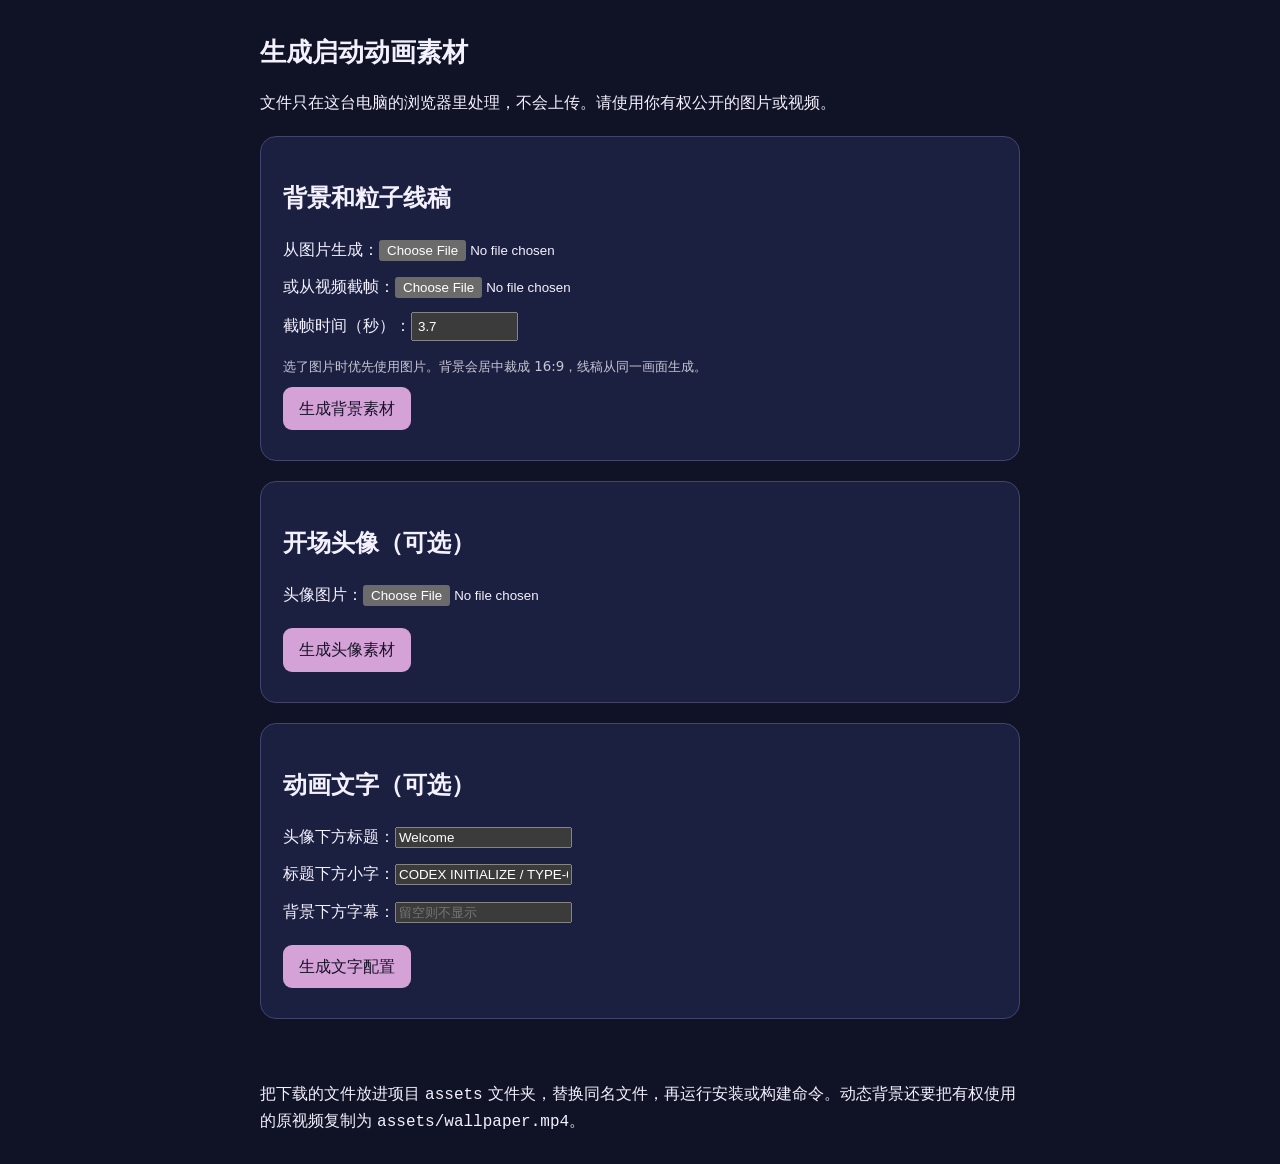
<file: tools/export-wallpaper-assets.html>
<!doctype html>
<html lang="zh-CN">
<head>
  <meta charset="utf-8">
  <meta name="viewport" content="width=device-width,initial-scale=1">
  <title>生成启动动画素材</title>
  <style>
    :root{color-scheme:dark;font:16px/1.6 system-ui,"Microsoft YaHei",sans-serif}
    body{max-width:760px;margin:32px auto;padding:0 20px;background:#101326;color:#f4f1ff}
    h1{font-size:1.6rem}section{background:#1c2040;border:1px solid #44436b;border-radius:16px;padding:22px;margin:20px 0}
    label{display:block;margin:12px 0}input{max-width:100%}input[type=number]{width:7em;padding:5px}
    button,a.download{display:inline-block;padding:9px 16px;border:0;border-radius:9px;background:#d5a2d8;color:#171427;font:inherit;text-decoration:none;cursor:pointer;margin:8px 8px 8px 0}
    a.download[hidden]{display:none}small{color:#c7c5d5}#status{min-height:1.6em}
  </style>
</head>
<body>
  <h1>生成启动动画素材</h1>
  <p>文件只在这台电脑的浏览器里处理，不会上传。请使用你有权公开的图片或视频。</p>
  <section>
    <h2>背景和粒子线稿</h2>
    <label>从图片生成：<input id="picture" type="file" accept="image/png,image/jpeg,image/webp"></label>
    <label>或从视频截帧：<input id="video" type="file" accept="video/mp4,video/webm,video/ogg"></label>
    <label>截帧时间（秒）：<input id="second" type="number" min="0" step="0.1" value="3.7"></label>
    <small>选了图片时优先使用图片。背景会居中裁成 16:9，线稿从同一画面生成。</small><br>
    <button id="make-background" type="button">生成背景素材</button><br>
    <a id="background-link" class="download" hidden>下载 artwork.jpg</a>
    <a id="contours-link" class="download" hidden>下载 contours.js</a>
  </section>
  <section>
    <h2>开场头像（可选）</h2>
    <label>头像图片：<input id="avatar" type="file" accept="image/png,image/jpeg,image/webp"></label>
    <button id="make-avatar" type="button">生成头像素材</button><br>
    <a id="avatar-link" class="download" hidden>下载 avatar.jpg</a>
  </section>
  <section>
    <h2>动画文字（可选）</h2>
    <label>头像下方标题：<input id="intro-title" type="text" maxlength="16" value="Welcome"></label>
    <label>标题下方小字：<input id="intro-caption" type="text" maxlength="48" value="CODEX INITIALIZE / TYPE-0"></label>
    <label>背景下方字幕：<input id="artwork-subtitle" type="text" maxlength="60" placeholder="留空则不显示"></label>
    <button id="make-text" type="button">生成文字配置</button><br>
    <a id="text-link" class="download" hidden>下载 config.js</a>
  </section>
  <p id="status" role="status" aria-live="polite"></p>
  <p>把下载的文件放进项目 <code>assets</code> 文件夹，替换同名文件，再运行安装或构建命令。动态背景还要把有权使用的原视频复制为 <code>assets/wallpaper.mp4</code>。</p>
  <script src="../image-settings.js"></script>
  <script>
    'use strict';
    const $=id=>document.getElementById(id);
    const status=text=>$('status').textContent=text;
    const urls=[];
    function setDownload(id, blob, name){
      const a=$(id);if(a.href.startsWith('blob:'))URL.revokeObjectURL(a.href);
      a.href=URL.createObjectURL(blob);urls.push(a.href);a.download=name;a.hidden=false;
    }
    async function jpegFromDataUrl(dataUrl){
      const image=new Image();image.src=dataUrl;await image.decode();
      const canvas=document.createElement('canvas');canvas.width=image.naturalWidth;canvas.height=image.naturalHeight;
      canvas.getContext('2d').drawImage(image,0,0);
      return await new Promise((resolve,reject)=>canvas.toBlob(blob=>blob?resolve(blob):reject(new Error('图片编码失败')),'image/jpeg',.92));
    }
    async function frameFromVideo(file,time){
      const url=URL.createObjectURL(file),video=document.createElement('video');video.preload='auto';video.muted=true;
      try{
        video.src=url;
        await new Promise((resolve,reject)=>{video.onloadedmetadata=resolve;video.onerror=()=>reject(new Error('无法读取视频，请改用 MP4 或先导出截图'));});
        const end=Number.isFinite(video.duration)?Math.max(0,video.duration-.1):Number(time)||0;
        const second=Math.max(0,Math.min(Number(time)||0,end));
        if(second<.01){
          if(video.readyState<2)await new Promise((resolve,reject)=>{video.onloadeddata=resolve;video.onerror=()=>reject(new Error('视频截帧失败'));});
        }else await new Promise((resolve,reject)=>{video.onseeked=resolve;video.onerror=()=>reject(new Error('视频截帧失败'));video.currentTime=second;});
        const canvas=document.createElement('canvas');canvas.width=video.videoWidth;canvas.height=video.videoHeight;
        canvas.getContext('2d').drawImage(video,0,0);
        const blob=await new Promise((resolve,reject)=>canvas.toBlob(value=>value?resolve(value):reject(new Error('视频截帧失败')),'image/jpeg',.95));
        return new File([blob],'frame.jpg',{type:'image/jpeg'});
      }finally{video.src='';URL.revokeObjectURL(url);}
    }
    $('make-background').addEventListener('click',async()=>{
      try{
        const picture=$('picture').files[0],video=$('video').files[0];
        if(!picture&&!video)throw new Error('请先选择图片或视频。');
        status('正在生成背景和线稿，请稍等…');
        const source=picture||await frameFromVideo(video,$('second').value);
        const result=await imageSettings.importImage(source,'artwork');
        setDownload('background-link',await jpegFromDataUrl(result.artwork),'artwork.jpg');
        setDownload('contours-link',new Blob([`window.CONTOUR_PATHS=${JSON.stringify(result.contours)};\n`],{type:'text/javascript'}),'contours.js');
        status(`完成：生成了 ${result.contours.length} 条线稿。请分别下载两个文件。`);
      }catch(error){status('生成失败：'+(error.message||error));}
    });
    $('make-avatar').addEventListener('click',async()=>{
      try{
        const file=$('avatar').files[0];if(!file)throw new Error('请先选择头像图片。');
        status('正在处理头像…');
        const result=await imageSettings.importImage(file,'avatar');
        setDownload('avatar-link',await jpegFromDataUrl(result.avatar),'avatar.jpg');
        status('头像已生成，可以下载。');
      }catch(error){status('生成失败：'+(error.message||error));}
    });
    $('make-text').addEventListener('click',()=>{
      const values={introTitle:$('intro-title').value,introCaption:$('intro-caption').value,
        artworkSubtitle:$('artwork-subtitle').value};
      setDownload('text-link',new Blob([`window.STARTUP_TEXT=${JSON.stringify(values)};\n`],
        {type:'text/javascript'}),'config.js');
      status('文字配置已生成。下载后复制到 assets 文件夹。');
    });
    addEventListener('beforeunload',()=>urls.forEach(url=>URL.revokeObjectURL(url)));
  </script>
</body>
</html>
</file>
